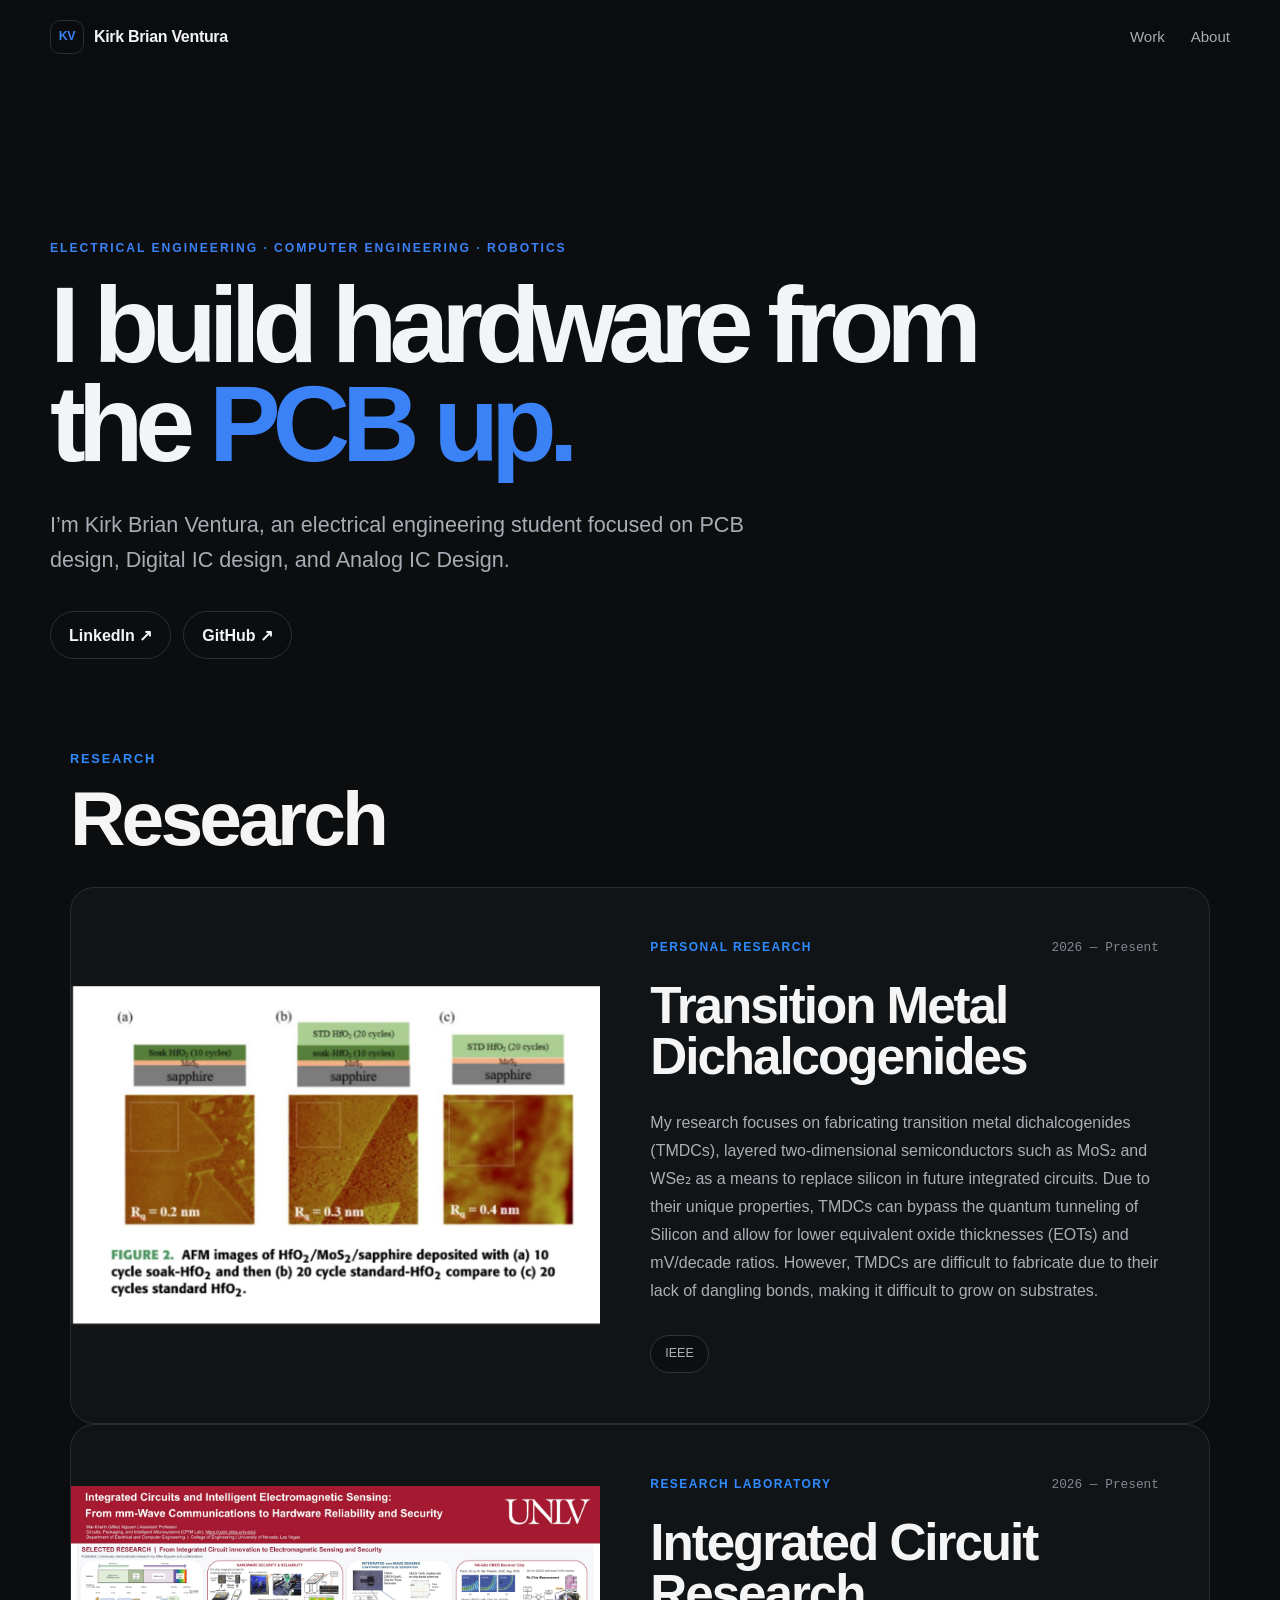
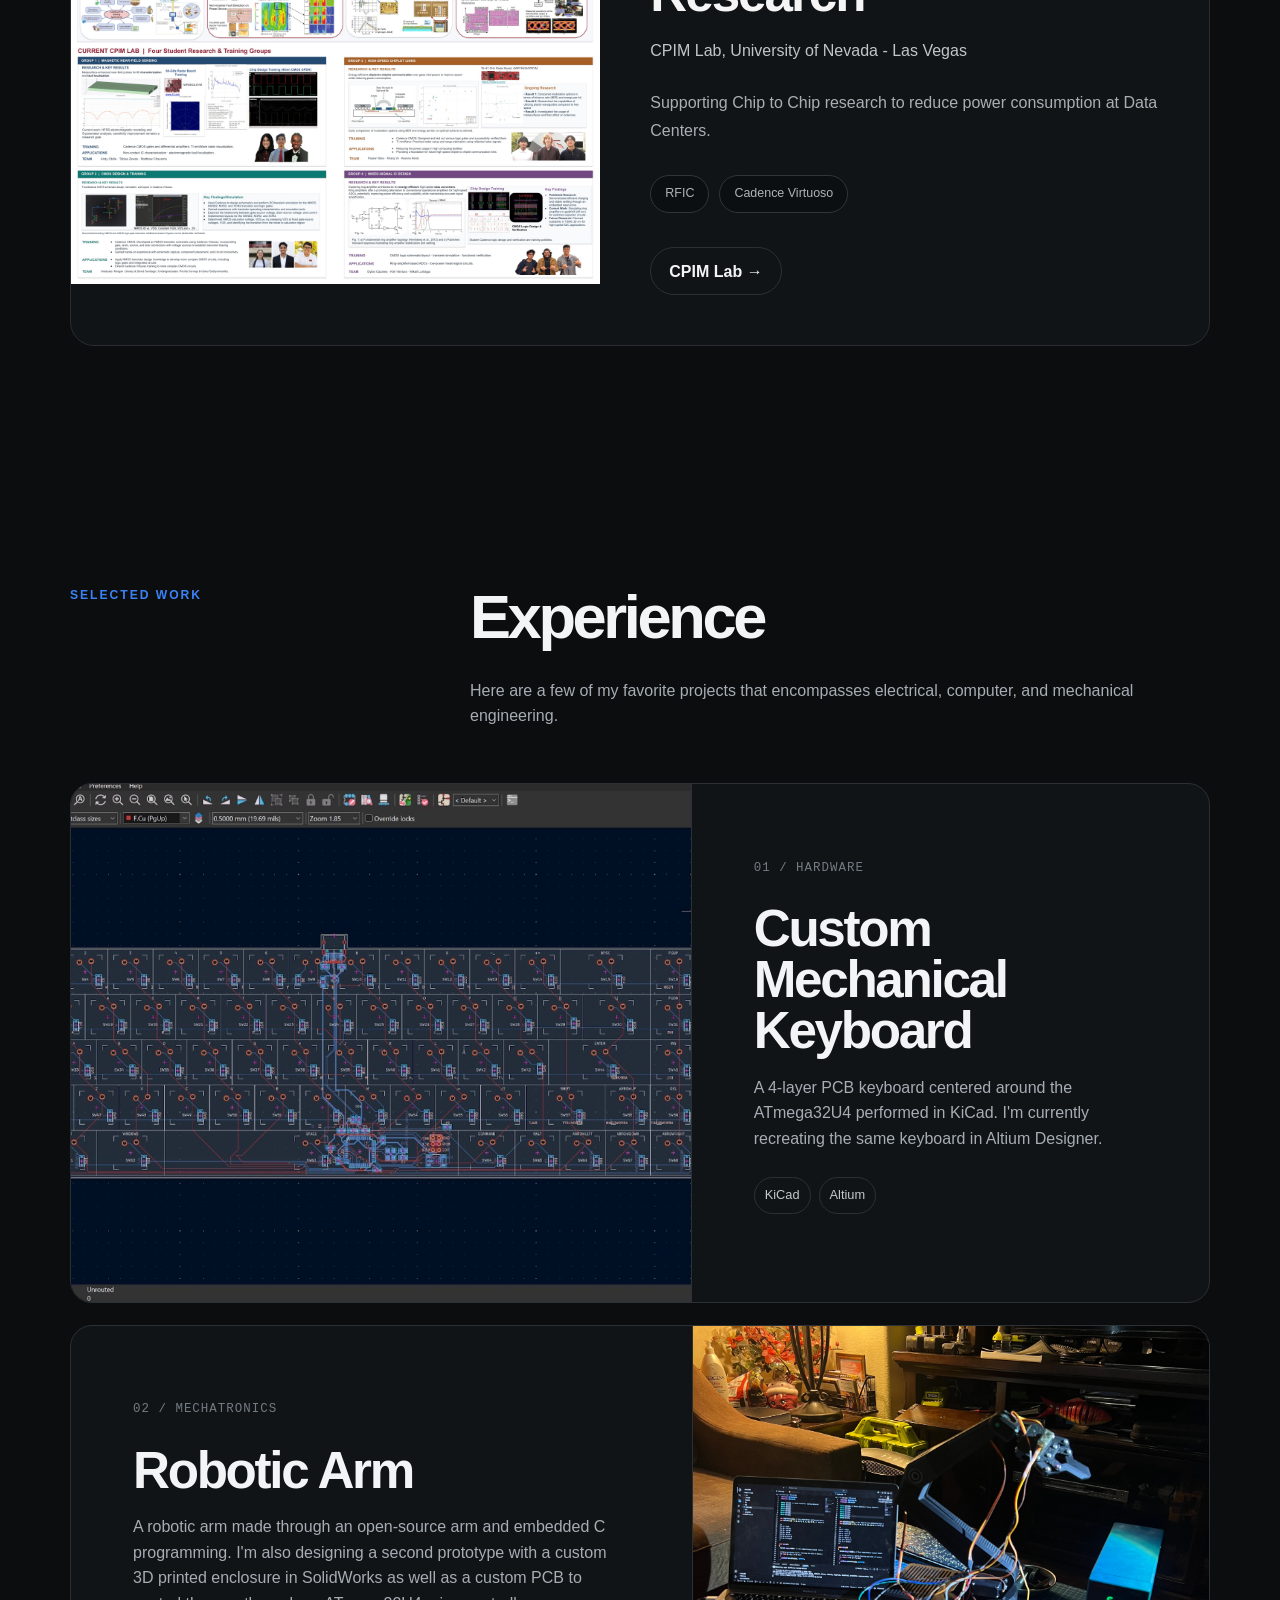
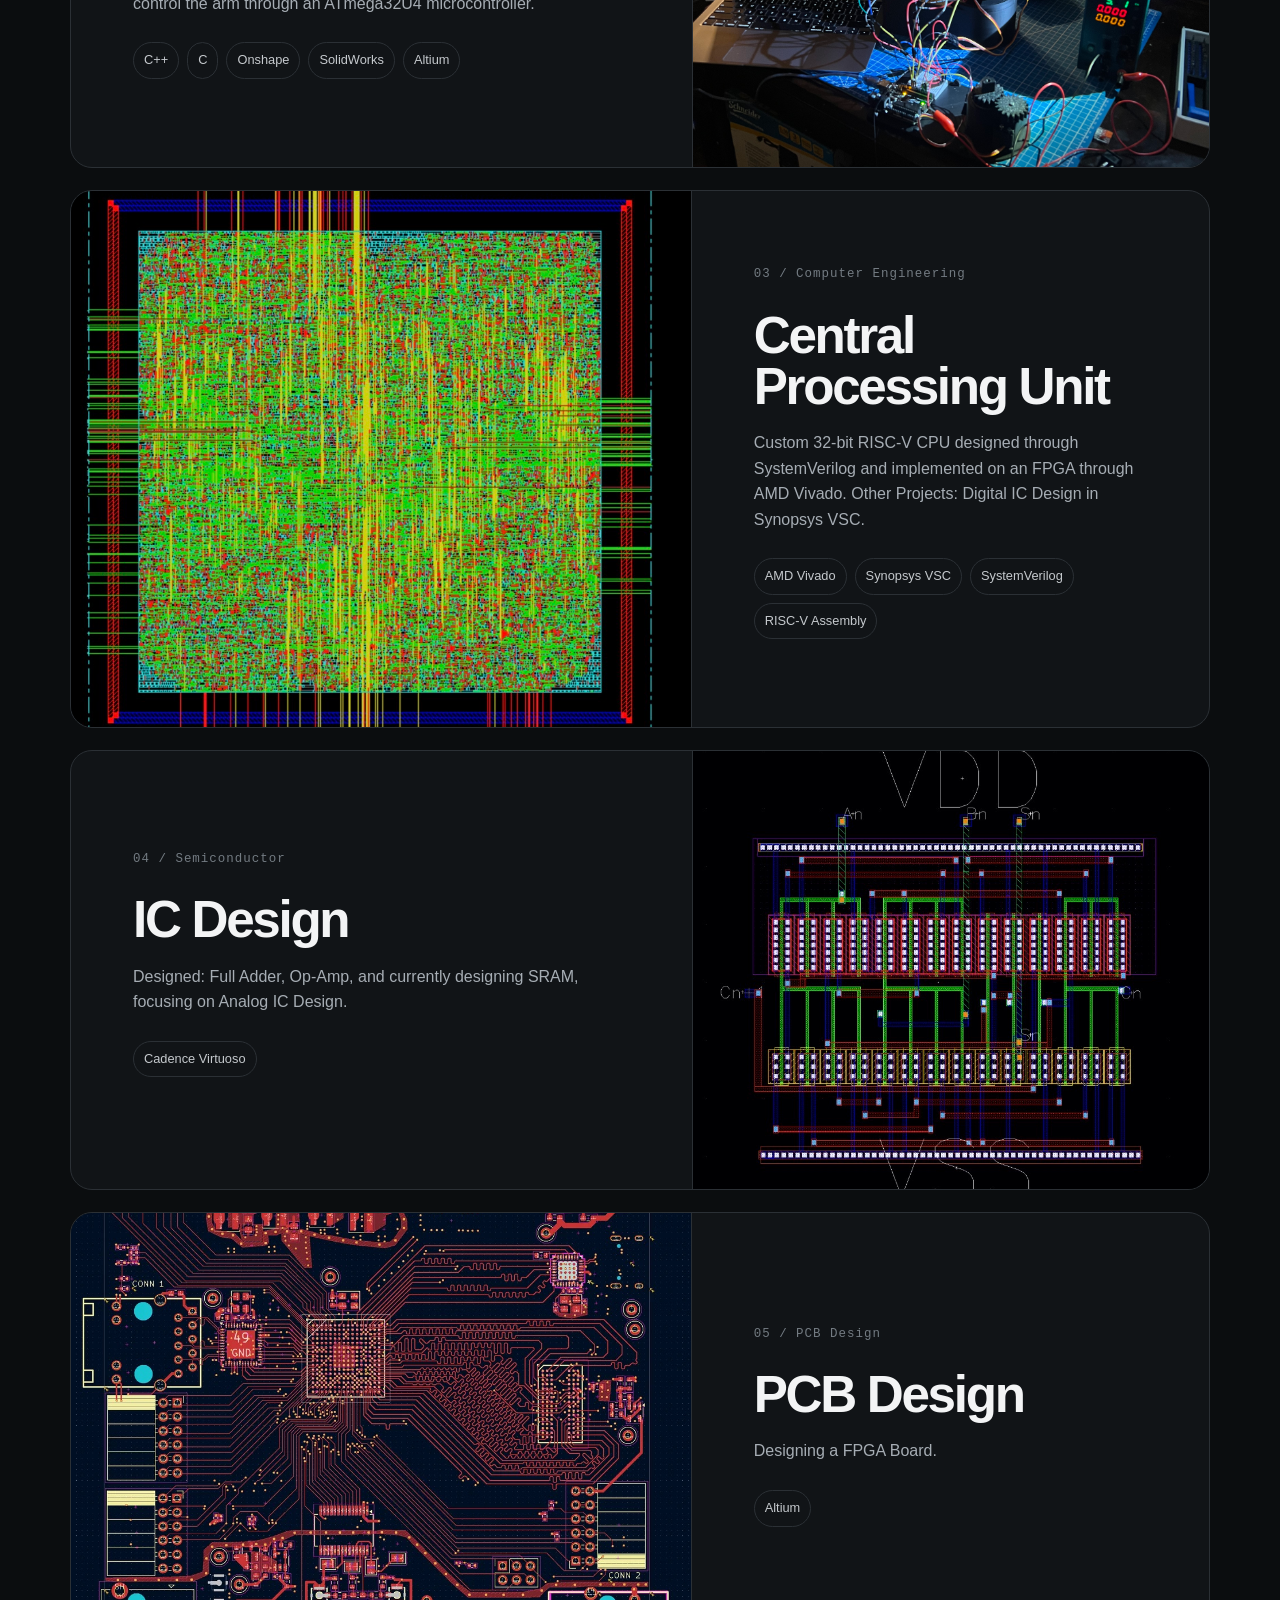
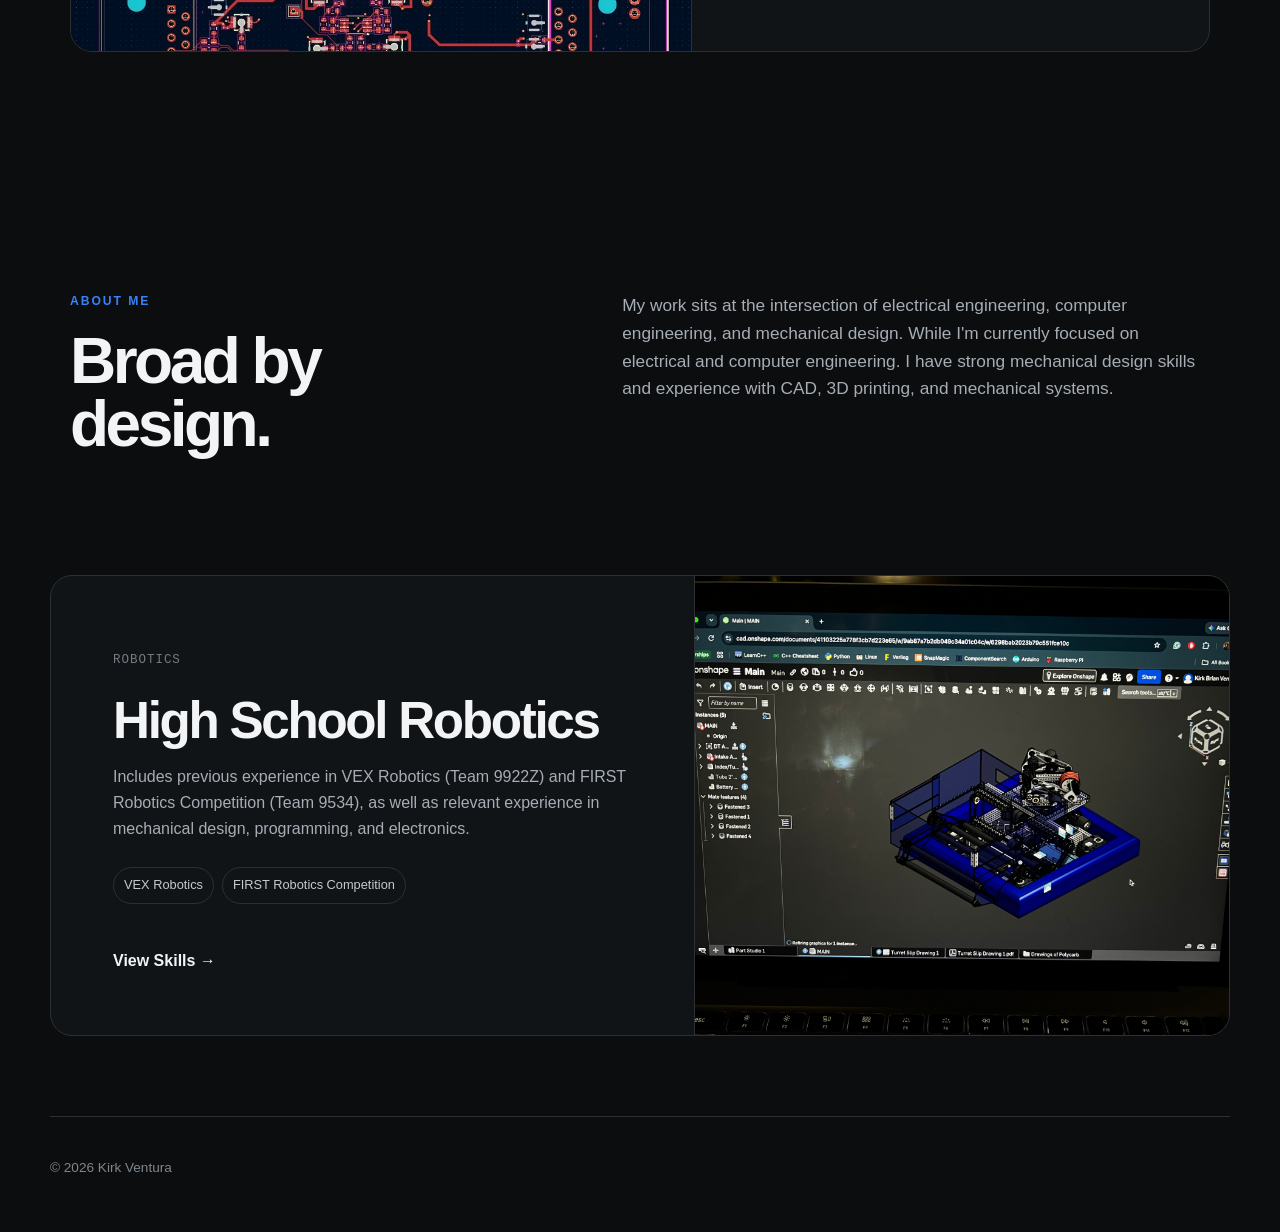
<file: index.html>
<!doctype html>
<html lang="en">
<head>
  <meta charset="utf-8">
  <meta name="viewport" content="width=device-width, initial-scale=1">
  <meta name="description" content="Kirk Ventura — electrical engineering, embedded systems, PCB design, robotics, and computer architecture portfolio.">
  <title>Kirk Brian Ventura</title>
  <link rel="stylesheet" href="css/base.css">
  <link rel="stylesheet" href="css/components.css">
</head>

<body>
  <header class="site-header">
    <a class="brand" href="#top" aria-label="Kirk Ventura home">
      <span class="brand-mark">KV</span>
      <span>Kirk Brian Ventura</span>
    </a>

    <nav class="nav" aria-label="Primary navigation">
      <a href="#work">Work</a>
      <a href="#about">About</a>
    </nav>
  </header>

  <main id="top">
    <section class="hero shell">
      <p class="eyebrow">Electrical Engineering · Computer Engineering · Robotics</p>
      <h1>I build hardware from the <span class="accent">PCB up.</span></h1>
      <p class="hero-copy">
        I’m Kirk Brian Ventura, an electrical engineering student focused on PCB design, Digital IC design, and Analog IC Design.
      </p>

      <div class="hero-actions">
        <a class="button button-secondary" href="https://www.linkedin.com/in/kirkv" target="_blank" rel="noreferrer">LinkedIn ↗</a>
        <a class="button button-secondary" href="https://github.com/blizzyrdx" target="_blank" rel="noreferrer">GitHub ↗</a>
      </div>

      <!-- Research Section -->
<section id="research" class="research-section shell">

  <div class="research-heading">
    <p class="eyebrow">RESEARCH</p>
    <h2>Research</h2>
  </div>

<article class="research-card">

    <!-- Research Photo -->
    <div class="research-image">
      <img
        src="assets/images/test.jpeg"
        alt="Integrated Circuit Research"
      >
    </div>


    <!-- Research Information -->
    <div class="research-content">

      <div class="research-top">
        <p class="research-type">Personal Research</p>
        <span class="research-date">2026 — Present</span>
      </div>

      <h3>Transition Metal Dichalcogenides</h3>

      <p class="research-description">
        My research focuses on fabricating transition metal dichalcogenides (TMDCs), layered two-dimensional 
        semiconductors such as MoS₂ and WSe₂ as a means to replace silicon in future integrated circuits. 
        Due to their unique properties, TMDCs can bypass the quantum tunneling of Silicon and allow for 
        lower equivalent oxide thicknesses (EOTs) and mV/decade ratios. However, TMDCs are difficult
        to fabricate due to their lack of dangling bonds, making it difficult to grow on substrates. 
        
      </p>
      <div class="research-tags">
        <span>IEEE</span>
      </div>
      </div>

    </div>

  </article>

  <article class="research-card">

    <!-- Research Photo -->
    <div class="research-image">
      <img
        src="assets/images/poster31.jpeg"
        alt="Integrated Circuit Research"
      >
    </div>


    <!-- Research Information -->
    <div class="research-content">

      <div class="research-top">
        <p class="research-type">Research Laboratory</p>
        <span class="research-date">2026 — Present</span>
      </div>

      <h3>Integrated Circuit Research</h3>

      <p class="research-institution">
        CPIM Lab, University of Nevada - Las Vegas
      </p>

      <p class="research-description">
        Supporting Chip to Chip research to reduce power consumption at Data Centers.
      </p>
      <div class="research-tags">
        <span>RFIC</span>
        <span>Cadence Virtuoso</span>
      </div>

       <div class="hero-actions">
        <a class="button button-secondary" href="https://cpim.sites.unlv.edu/" target="_blank" rel="noreferrer">CPIM Lab →</a>
      </div>

    </div>

  </article>

</section>

    <!--Selected Works Section-->

    <section id="work" class="section shell">
      <div class="section-heading">
        <p class="eyebrow">Selected work</p>
        <h2>Experience</h2>
        <p>
          Here are a few of my favorite projects that encompasses electrical, computer, and mechanical engineering. 
        </p>
      </div>
    
      <!--New Section-->

      <div class="project-list">
        <article class="project-card project-featured">

          <div class="project-visual project-photo">
            <img
             src="assets/images/IMG_3624.jpg"
             alt="Custom mechanical keyboard PCB and enclosure">
          </div>
          <div class="project-content">
            <p class="project-number">01 / HARDWARE</p>
            <h3>Custom Mechanical Keyboard</h3>
            <p>
              A 4-layer PCB keyboard centered around the ATmega32U4 performed in KiCad. I'm currently
              recreating the same keyboard in Altium Designer.
            </p>
            <ul class="tag-list" aria-label="Technologies">
              <li>KiCad</li>
              <li>Altium</li>
            </ul>
          </div>
        </article>
      
        <!--Robotic Arm-->

        <article class="project-card">
          <div class="project-visual project-photo">
            <img
            src="assets/images/IMG_1359.jpeg"
            alt="Six-degree-of-freedom robotic arm">
          </div>
          <div class="project-content">
            <p class="project-number">02 / MECHATRONICS</p>
            <h3>Robotic Arm</h3>
            <p>
              A robotic arm made through an open-source arm
              and embedded C programming. I'm also designing a second prototype with a custom 3D printed enclosure
              in SolidWorks as well as a custom PCB to control the arm through an ATmega32U4 microcontroller.
            </p>
            <ul class="tag-list">
              <li>C++</li>
              <li>C</li>
              <li>Onshape</li>
              <li>SolidWorks</li>
              <li>Altium</li>
            </ul>
          </div>
        </article>

        <!--RISC CPU-->

        <article class="project-card">
          <div class="project-visual project-photo">
            <img
              src="assets/images/IMG_3692.jpg"
              alt="RISC CPU">
          </div>
          <div class="project-content">
            <p class="project-number">03 / Computer Engineering</p>
            <h3>Central Processing Unit</h3>
            <p>
              Custom 32-bit RISC-V CPU designed through SystemVerilog and implemented on an FPGA through AMD Vivado. 
              Other Projects: Digital IC Design in Synopsys VSC.
            </p>
            <ul class="tag-list">
              <li>AMD Vivado</li>
              <li>Synopsys VSC</li>
              <li>SystemVerilog</li>
              <li>RISC-V Assembly</li>
            </ul>
          </div>
        </article>


        <article class="project-card">
          <div class="project-visual project-photo">
            <img
              src="assets/images/IMG_3623.jpg"
              alt="32-bit RISC CPU">
          </div>
          <div class="project-content">
            <p class="project-number">04 / Semiconductor</p>
            <h3>IC Design</h3>
            <p>
              Designed: Full Adder, Op-Amp, and currently designing SRAM, focusing on Analog IC Design. 
            </p>
            <ul class="tag-list">
              <li>Cadence Virtuoso</li>
            </ul>
          </div>
        </article>

        <article class="project-card">
          <div class="project-visual project-photo">
            <img
              src="assets/images/fpga board.jpeg"
              alt="FPGA Board">
          </div>
          <div class="project-content">
            <p class="project-number">05 / PCB Design</p>
            <h3>PCB Design</h3>
            <p>
              Designing a FPGA Board.
            </p>
            <ul class="tag-list">
              <li>Altium</li>
            </ul>
          </div>
        </article>

      </div>
    </section>

    <section id="about" class="section shell">
      <div class="two-column">
        <div class="section-heading compact">
          <p class="eyebrow">About me</p>
          <h2>Broad by design.</h2>
        </div>
        <div class="body-copy">
          <p>
            My work sits at the intersection of electrical engineering, computer
            engineering, and mechanical design. 
            While I'm currently focused on electrical and computer engineering. 
            I have strong mechanical design skills and experience with CAD, 3D printing, and mechanical systems.
          </p>
        </div>
      </div>
    </section>

            <article class="project-card">
          <div class="project-visual project-photo">
            <img
            src="assets/images/IMG_2061 2.jpeg"
            alt="High School Robotics Team">
          </div>
          <div class="project-content">
            <p class="project-number">ROBOTICS</p>
            <h3>High School Robotics</h3>
            <p>
              Includes previous experience in VEX Robotics (Team 9922Z) and FIRST Robotics Competition (Team 9534), 
              as well as relevant experience in mechanical design, programming, and electronics.  
            </p>
            <ul class="tag-list">
              <li>VEX Robotics</li>
              <li>FIRST Robotics Competition</li>

            </ul>
            <a class="text-link" href="projects/other.html">View Skills →</a>
          </div>
        </article>

  </main>

  <footer class="footer shell">
    <p>© 2026 Kirk Ventura</p>
  </footer>

  <script>
document.addEventListener("DOMContentLoaded", () => {
    const carousel = document.getElementById("personalCarousel");
    if (!carousel) return;

    const slides = carousel.querySelectorAll(".carousel-slide");
    const dotsContainer = carousel.querySelector(".carousel-dots");
    const prevButton = carousel.querySelector(".prev");
    const nextButton = carousel.querySelector(".next");

    if (!slides.length) return;

    let currentIndex = 0;
    let interval;

    slides.forEach((slide, index) => {
        const dot = document.createElement("button");
        dot.className = "carousel-dot";
        dot.type = "button";
        dot.setAttribute("aria-label", `Show photo ${index + 1}`);
        dot.addEventListener("click", () => {
            showSlide(index);
            resetTimer();
        });
        dotsContainer.appendChild(dot);
    });

    const dots = carousel.querySelectorAll(".carousel-dot");

    function showSlide(index) {
        currentIndex = (index + slides.length) % slides.length;

        slides.forEach((slide, i) => {
            slide.classList.toggle("active", i === currentIndex);
        });

        dots.forEach((dot, i) => {
            dot.classList.toggle("active", i === currentIndex);
        });
    }

    function nextSlide() {
        showSlide(currentIndex + 1);
    }

    function resetTimer() {
        clearInterval(interval);
        interval = setInterval(nextSlide, 4000);
    }

    prevButton.addEventListener("click", () => {
        showSlide(currentIndex - 1);
        resetTimer();
    });

    nextButton.addEventListener("click", () => {
        nextSlide();
        resetTimer();
    });

    showSlide(0);
    resetTimer();
});
</script>

</body>
</html>
</file>
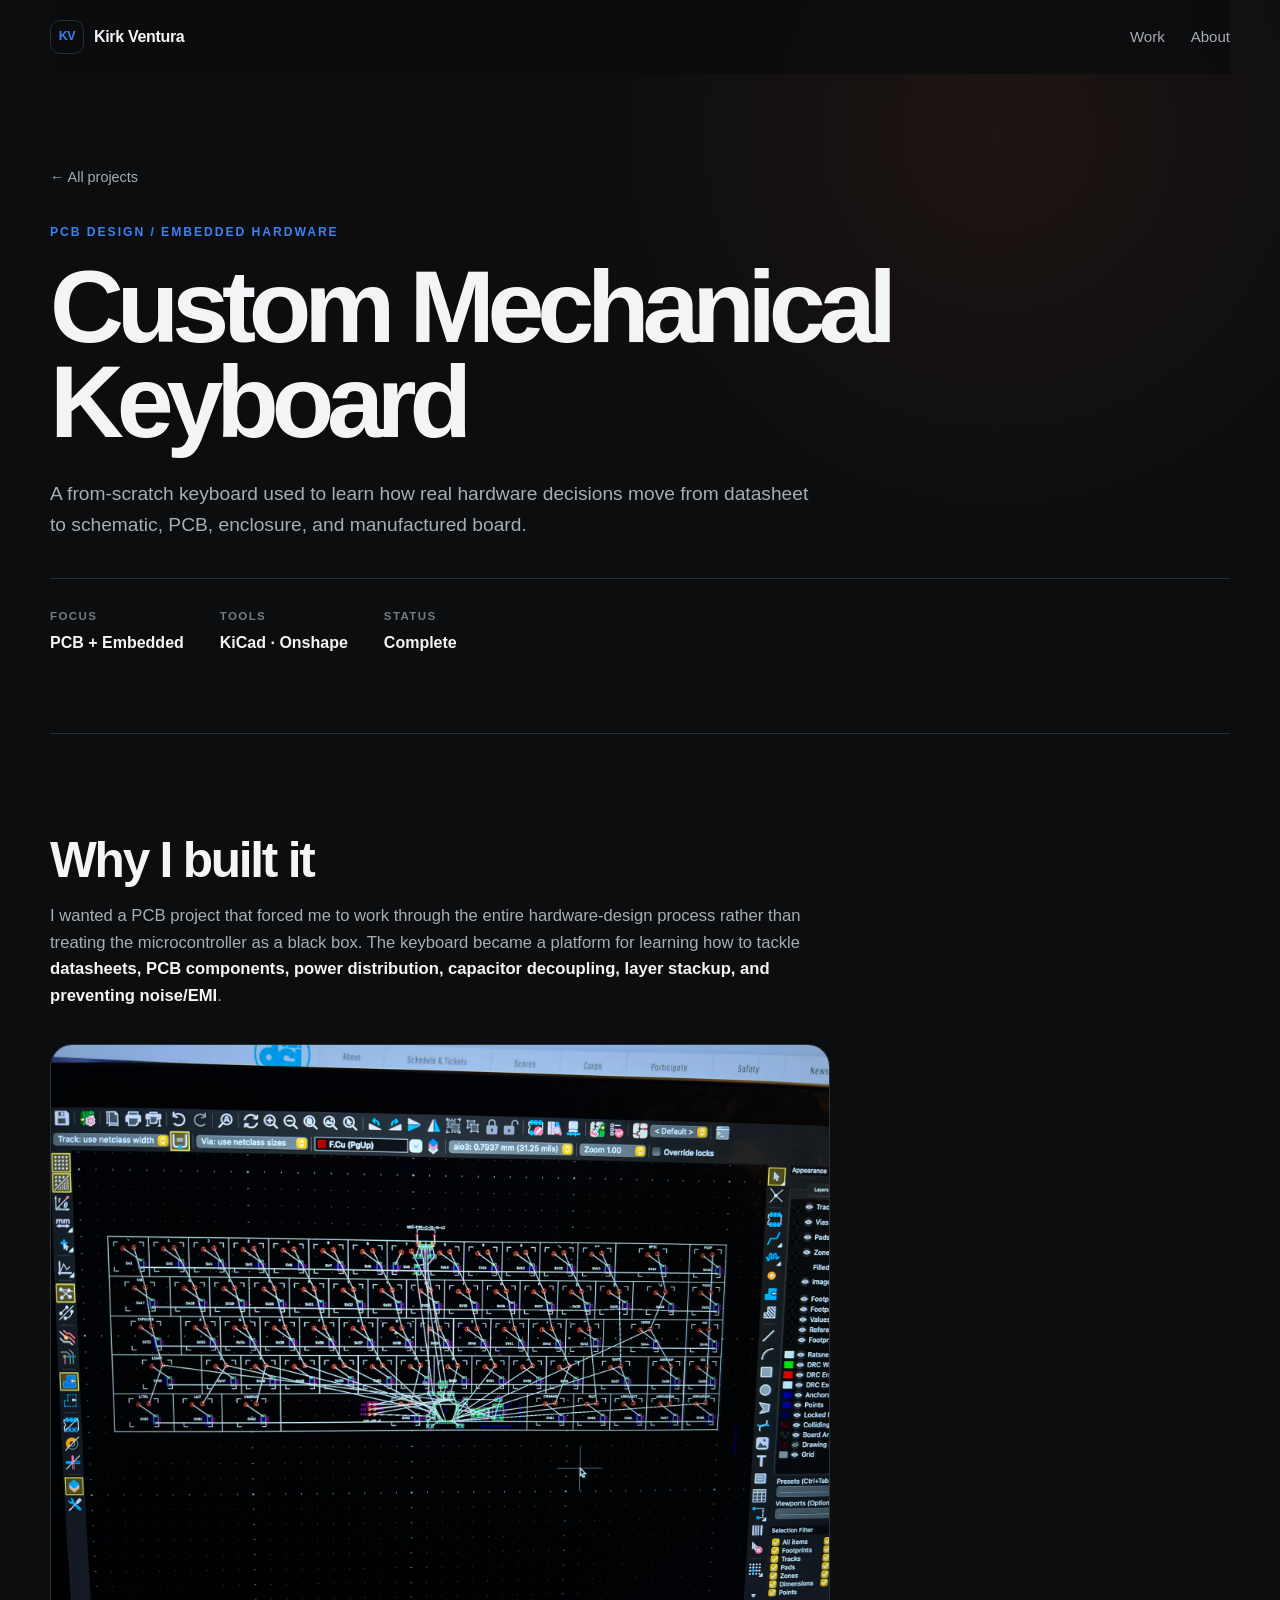
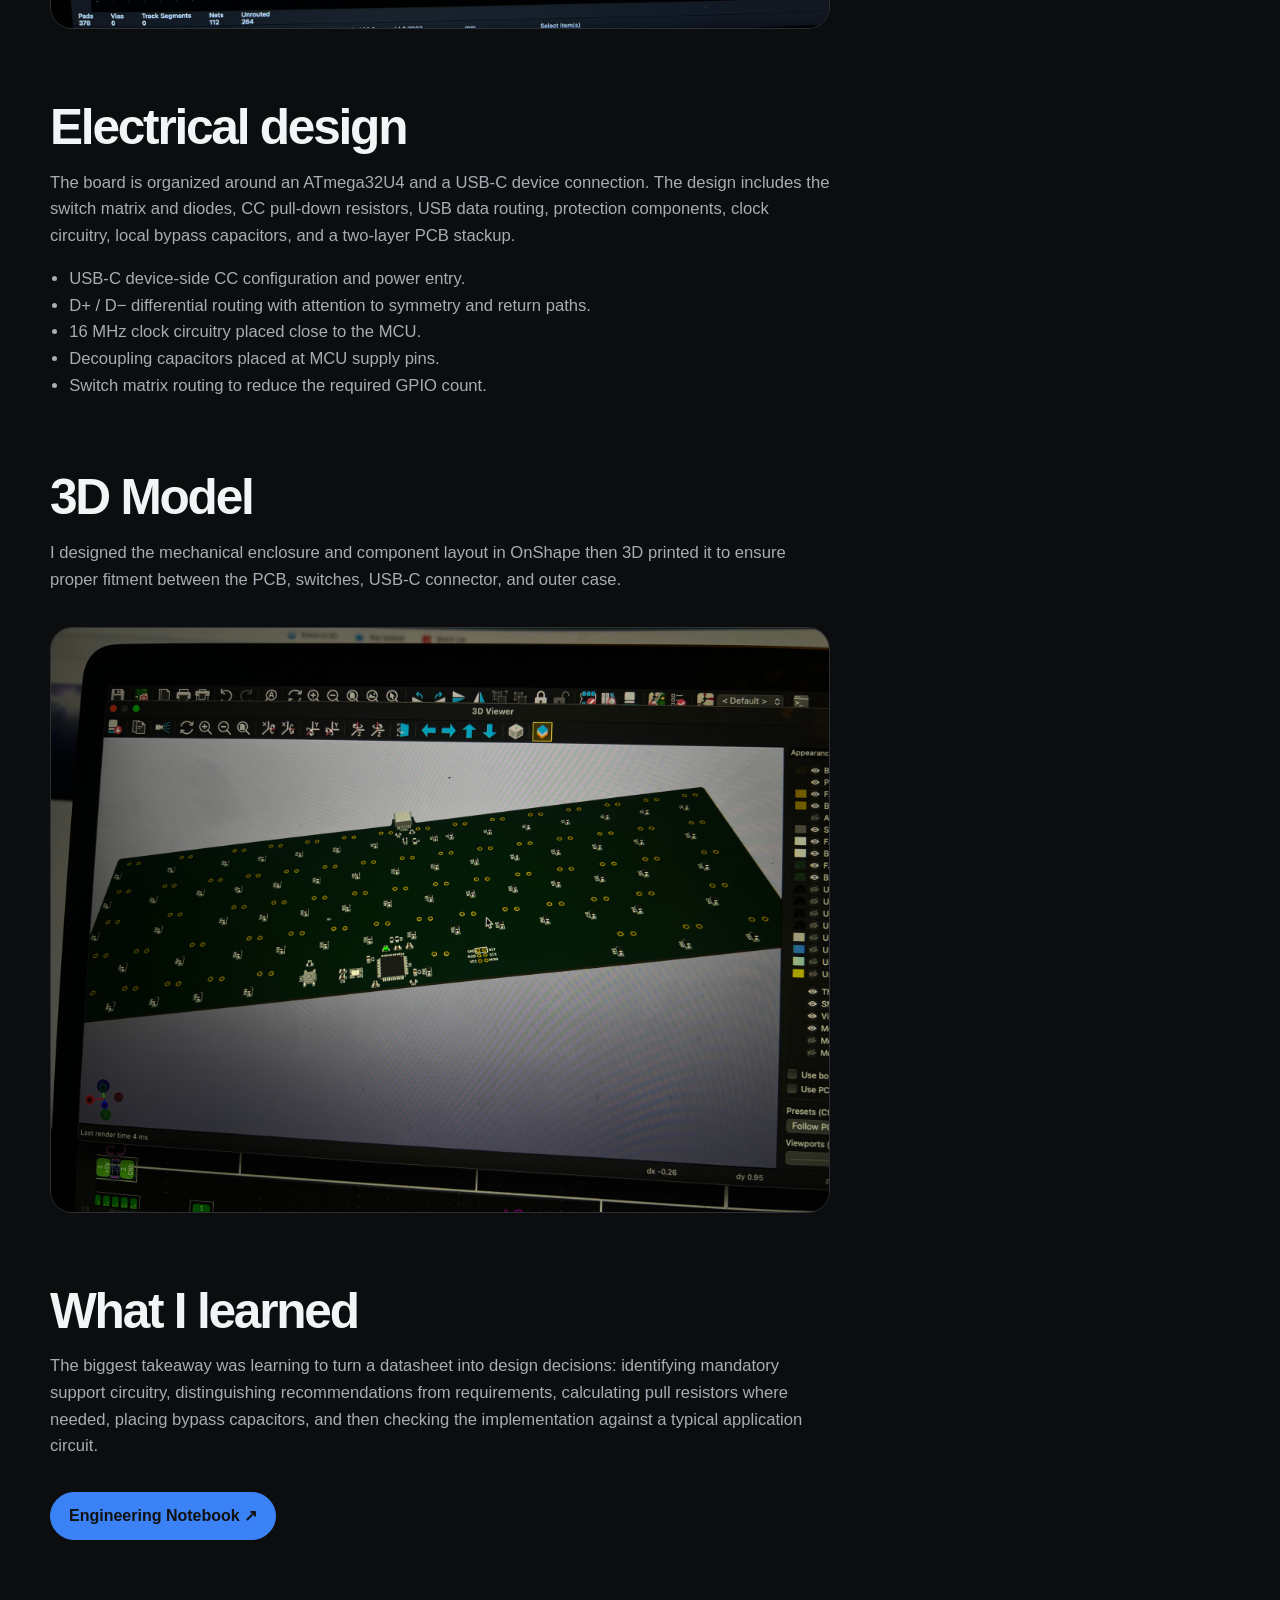
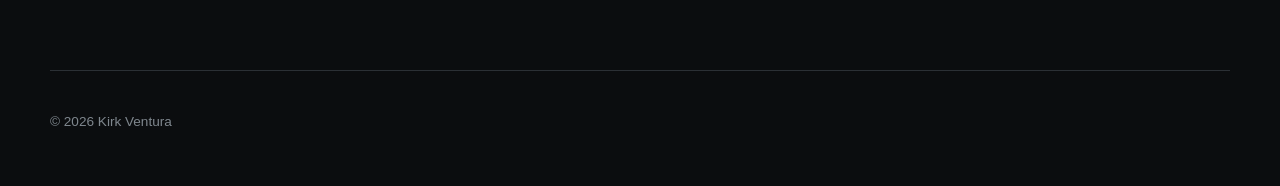
<file: projects/keyboard.html>
<!doctype html>
<html lang="en">
<head>
  <meta charset="utf-8">
  <meta name="viewport" content="width=device-width, initial-scale=1">
  <meta name="description" content="Custom keyboard PCB design case study by Kirk Ventura.">
  <title>Custom Mechanical Keyboard | Kirk Ventura</title>
  <link rel="stylesheet" href="../css/base.css">
  <link rel="stylesheet" href="../css/components.css">
  <link rel="stylesheet" href="../css/project.css">
</head>

<body class="project-page">
  <header class="site-header">
    <a class="brand" href="../index.html">
      <span class="brand-mark">KV</span>
      <span>Kirk Ventura</span>
    </a>
    <nav class="nav" aria-label="Primary navigation">
      <a href="../index.html#work">Work</a>
      <a href="../index.html#about">About</a>
    </nav>
  </header>

  <main>
    <section class="project-hero shell">
      <a class="breadcrumb" href="../index.html#work">← All projects</a>
      <p class="eyebrow">PCB Design / Embedded Hardware</p>
      <h1>Custom Mechanical Keyboard</h1>
      <p class="project-lede">A from-scratch keyboard used to learn how real hardware decisions move from datasheet to schematic, PCB, enclosure, and manufactured board.</p>

      <div class="project-meta">
        <div class="meta-item">
          <span class="meta-label">Focus</span>
          <span class="meta-value">PCB + Embedded</span>
        </div>
        <div class="meta-item">
          <span class="meta-label">Tools</span>
          <span class="meta-value">KiCad · Onshape</span>
        </div>
        <div class="meta-item">
          <span class="meta-label">Status</span>
          <span class="meta-value">Complete</span>
        </div>
      </div>
    
  </section>
    <section class="project-body shell">
    <article class="prose">      
<h2>Why I built it</h2>
<p>
  I wanted a PCB project that forced me to work through the entire hardware-design
  process rather than treating the microcontroller as a black box. The keyboard
  became a platform for learning how to tackle <strong>datasheets, PCB components, power distribution,
  capacitor decoupling, layer stackup, and preventing noise/EMI</strong>.
</p>

<figure class="project-image-block">
  <img
    src="../assets/images/IMG_1582.jpeg"
    alt="Custom mechanical keyboard PCB and enclosure">
</figure>

<h2>Electrical design</h2>
<p>
  The board is organized around an ATmega32U4 and a USB-C device connection. The
  design includes the switch matrix and diodes, CC pull-down resistors, USB data
  routing, protection components, clock circuitry, local bypass capacitors, and a
  two-layer PCB stackup.
</p>
<ul>
  <li>USB-C device-side CC configuration and power entry.</li>
  <li>D+ / D− differential routing with attention to symmetry and return paths.</li>
  <li>16 MHz clock circuitry placed close to the MCU.</li>
  <li>Decoupling capacitors placed at MCU supply pins.</li>
  <li>Switch matrix routing to reduce the required GPIO count.</li>
</ul>

<h2>3D Model</h2>

<p>
  I designed the mechanical enclosure and component layout in OnShape then 3D printed it to ensure
  proper fitment between the PCB, switches, USB-C connector, and outer case.
</p>

<div class="embed-wrap">
  <img
    src="../assets/images/IMG_1585 2.jpeg"
    alt="Interactive 3D model of custom mechanical keyboard"
  >
</div>

<h2>What I learned</h2>
<p>
  The biggest takeaway was learning to turn a datasheet into design decisions:
  identifying mandatory support circuitry, distinguishing recommendations from
  requirements, calculating pull resistors where needed, placing bypass capacitors,
  and then checking the implementation against a typical application circuit.
</p>


          <div class="link-row">
            <a class="button button-primary" href="https://docs.google.com/document/d/16t2IJ8sU-0RRLxsY1AmvW_do38qPDFGtQJbIkIZJJeQ/edit?usp=sharing" target="_blank" rel="noreferrer">Engineering Notebook ↗</a>
          </div>

          </a>
        </article>
      </div>
    </section>
  </main>

  <footer class="footer shell">
    <p>© 2026 Kirk Ventura</p>
  </footer>
</body>
</html>
</file>
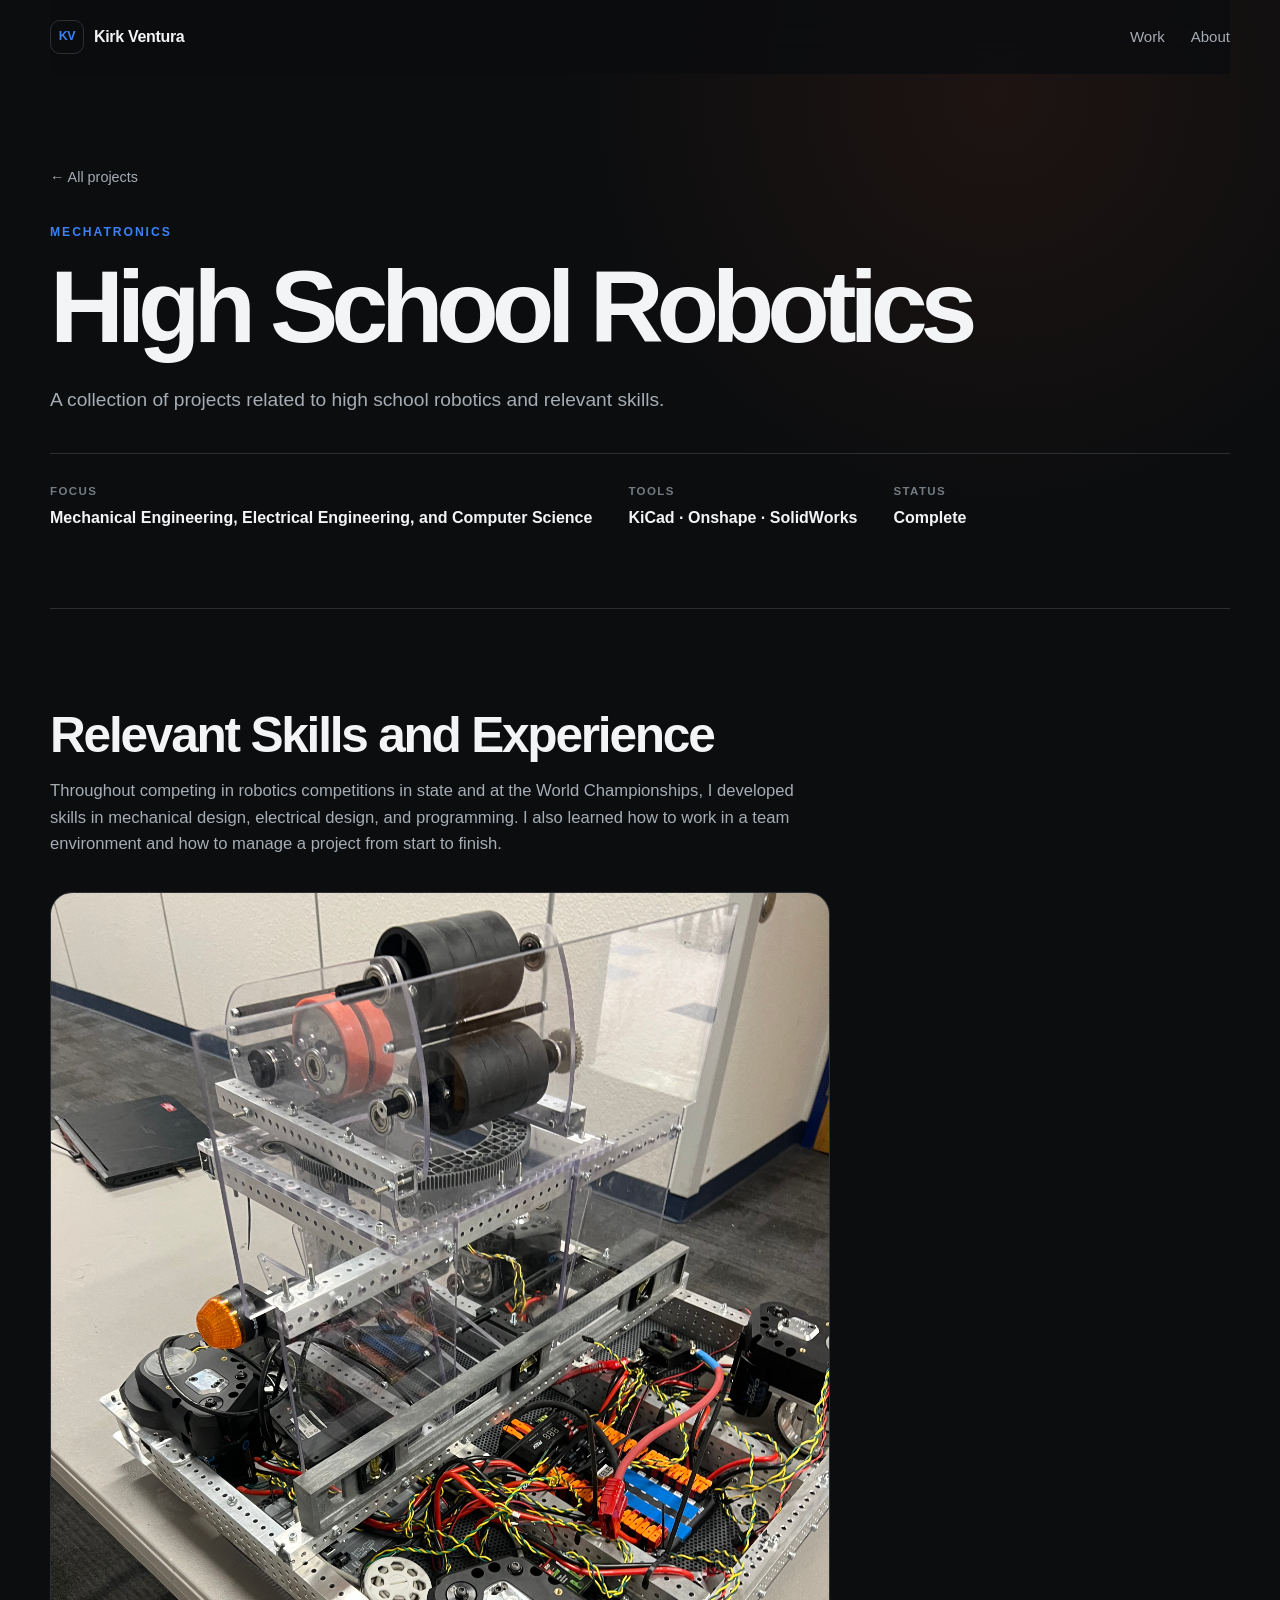
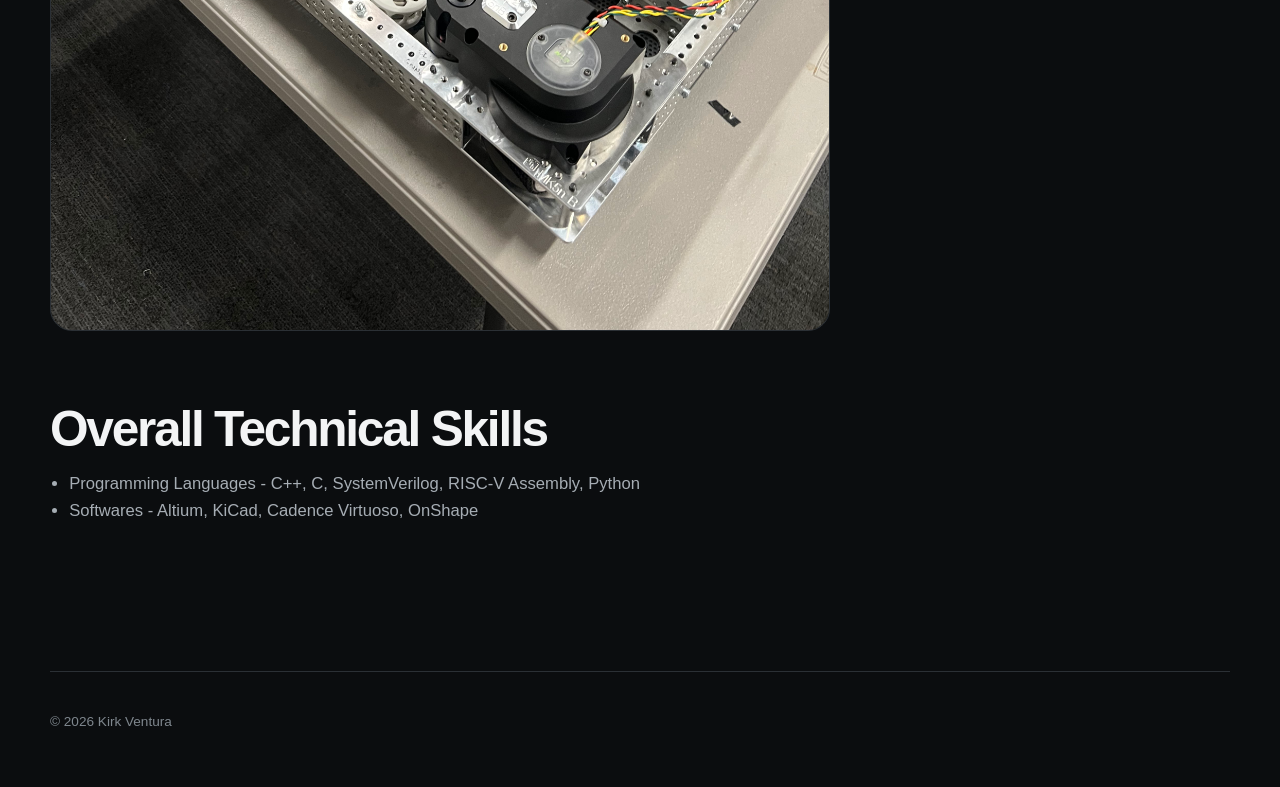
<file: projects/other.html>
<!doctype html>
<html lang="en">
<head>
  <meta charset="utf-8">
  <meta name="viewport" content="width=device-width, initial-scale=1">
  <meta name="description" content="Embedded Linux cyberdeck and custom phone systems project by Kirk Ventura.">
  <title>High School Robotics | Kirk Ventura</title>
  <link rel="stylesheet" href="../css/base.css">
  <link rel="stylesheet" href="../css/components.css">
  <link rel="stylesheet" href="../css/project.css">
</head>

<body class="project-page">
  <header class="site-header">
    <a class="brand" href="../index.html">
      <span class="brand-mark">KV</span>
      <span>Kirk Ventura</span>
    </a>
    <nav class="nav" aria-label="Primary navigation">
      <a href="../index.html#work">Work</a>
      <a href="../index.html#about">About</a>
    </nav>
  </header>

<main>
    <section class="project-hero shell">
      <a class="breadcrumb" href="../index.html#work">← All projects</a>
      <p class="eyebrow">Mechatronics</p>
      <h1>High School Robotics</h1>
      <p class="project-lede">A collection of projects related to high school robotics and relevant skills.</p>
      <div class="project-meta">
        <div class="meta-item">
          <span class="meta-label">Focus</span>
          <span class="meta-value">Mechanical Engineering, Electrical Engineering, and Computer Science</span>
        </div>
        <div class="meta-item">
          <span class="meta-label">Tools</span>
          <span class="meta-value">KiCad · Onshape · SolidWorks</span>
        </div>
        <div class="meta-item">
          <span class="meta-label">Status</span>
          <span class="meta-value">Complete</span>
        </div>
      </div>
    
  </section>
    <section class="project-body shell">
    <article class="prose">      
<h2>Relevant Skills and Experience</h2>
<p>
  Throughout competing in robotics competitions in state and at the World Championships, I developed skills in mechanical design, electrical design, and programming. I also learned how to work in a team environment and how to manage a project from start to finish.
</p>

<figure class="project-image-block">
  <img
    src="../assets/images/IMG_6761.jpeg"
    alt="FRC Robot">
</figure>

<h2>Overall Technical Skills</h2>
<ul>
  <li>Programming Languages - C++, C, SystemVerilog, RISC-V Assembly, Python</li>
  <li>Softwares - Altium, KiCad, Cadence Virtuoso, OnShape</li>
</ul>


        </article>
      </div>
    </section>
  </main>

  <footer class="footer shell">
    <p>© 2026 Kirk Ventura</p>
  </footer>
</body>
</html>
</file>
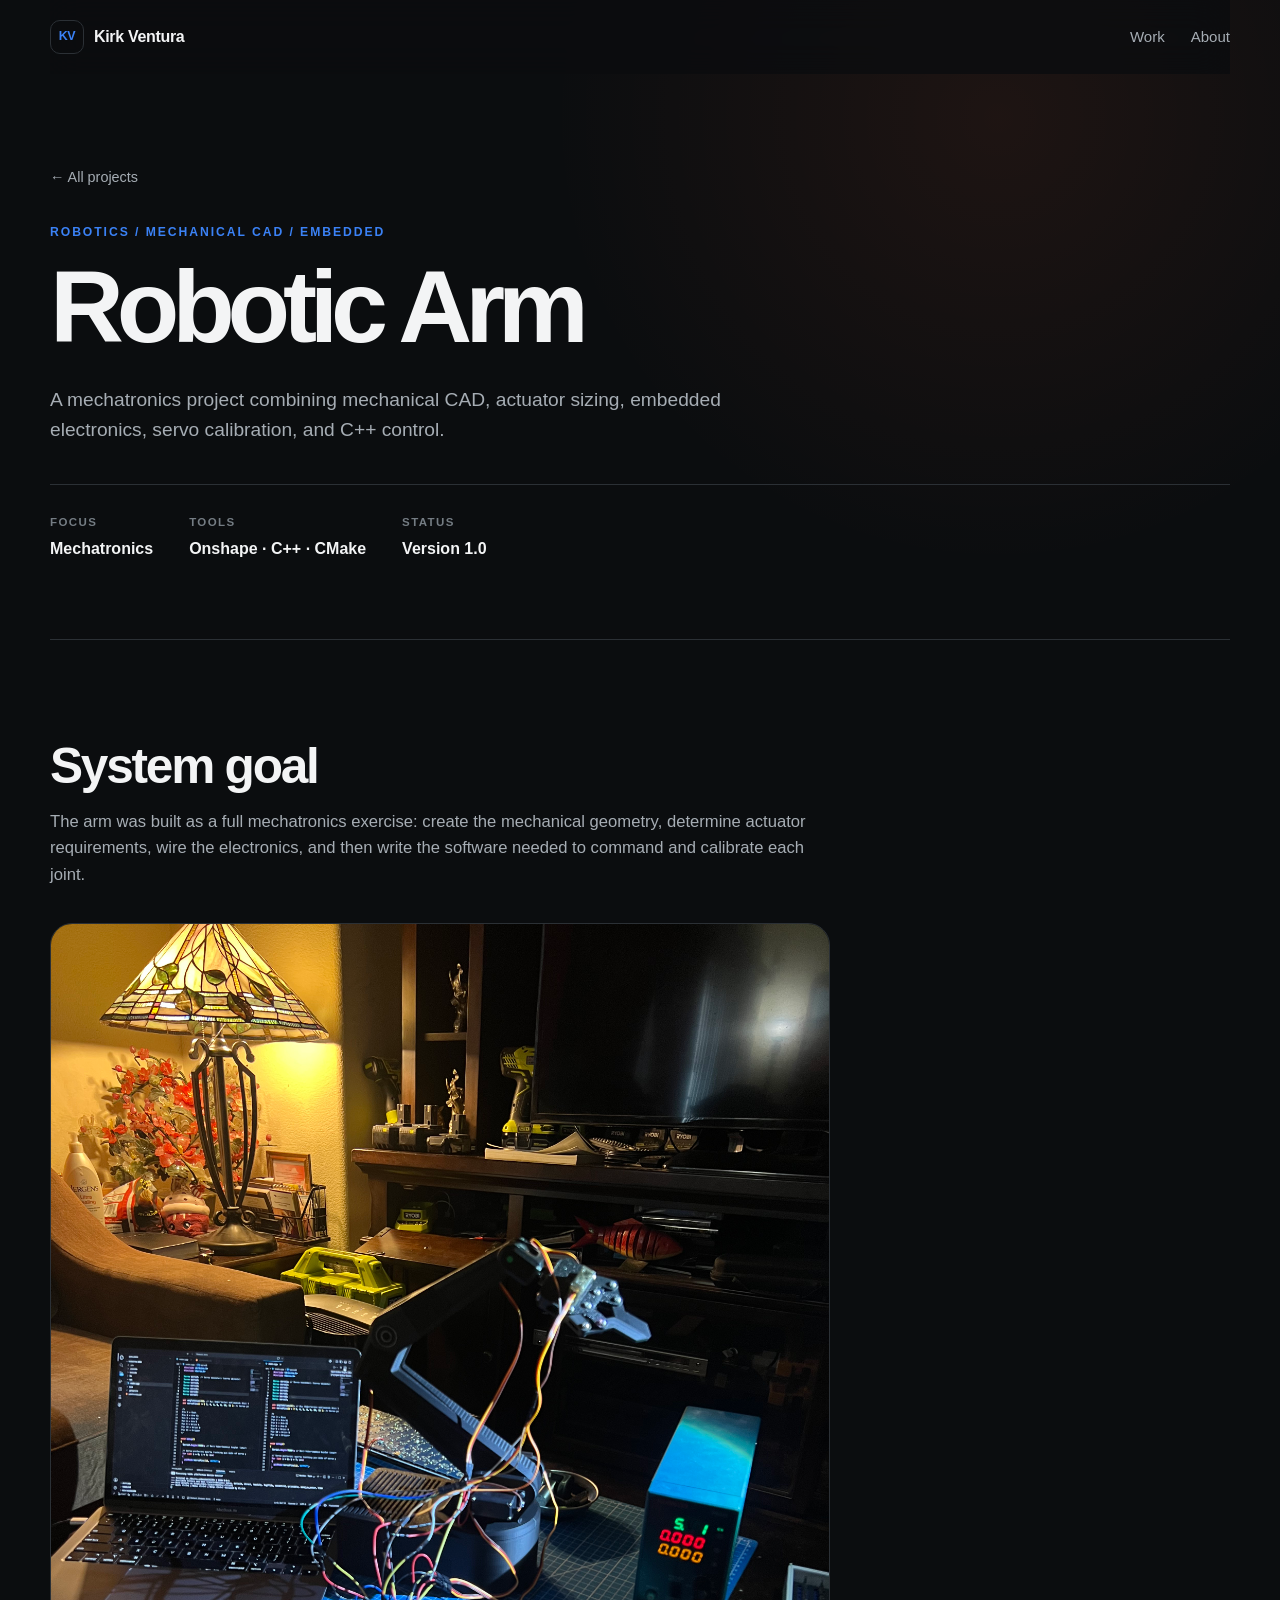
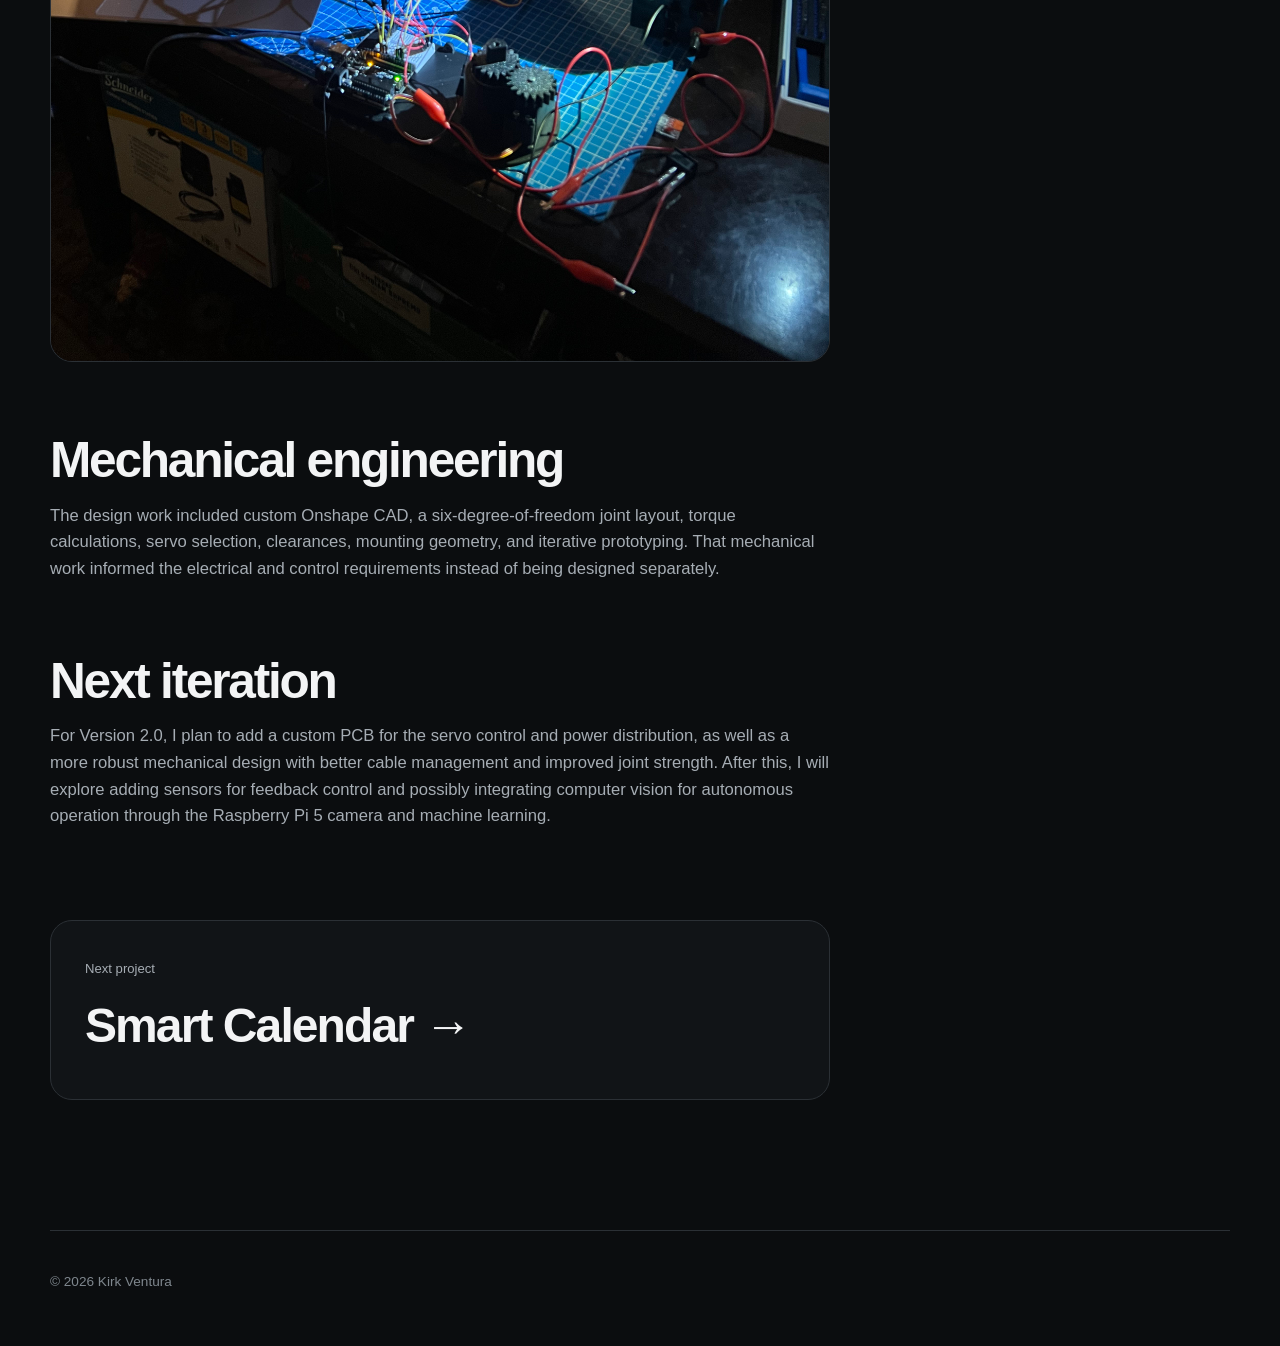
<file: projects/robot-arm.html>
<!doctype html>
<html lang="en">
<head>
  <meta charset="utf-8">
  <meta name="viewport" content="width=device-width, initial-scale=1">
  <meta name="description" content="Six-degree-of-freedom robotic arm project by Kirk Ventura.">
  <title>Robotic Arm | Kirk Ventura</title>
  <link rel="stylesheet" href="../css/base.css">
  <link rel="stylesheet" href="../css/components.css">
  <link rel="stylesheet" href="../css/project.css">
</head>

<body class="project-page">
  <header class="site-header">
    <a class="brand" href="../index.html">
      <span class="brand-mark">KV</span>
      <span>Kirk Ventura</span>
    </a>
    <nav class="nav" aria-label="Primary navigation">
      <a href="../index.html#work">Work</a>
      <a href="../index.html#about">About</a>
    </nav>
  </header>

  <main>
    <section class="project-hero shell">
      <a class="breadcrumb" href="../index.html#work">← All projects</a>
      <p class="eyebrow">Robotics / Mechanical CAD / Embedded</p>
      <h1>Robotic Arm</h1>
      <p class="project-lede">A mechatronics project combining mechanical CAD, actuator sizing, embedded electronics, servo calibration, and C++ control.</p>

      <div class="project-meta">
        <div class="meta-item">
          <span class="meta-label">Focus</span>
          <span class="meta-value">Mechatronics</span>
        </div>
        <div class="meta-item">
          <span class="meta-label">Tools</span>
          <span class="meta-value">Onshape · C++ · CMake</span>
        </div>
        <div class="meta-item">
          <span class="meta-label">Status</span>
          <span class="meta-value">Version 1.0</span>
        </div>
      </div>
    </section>

    <section class="project-body shell">
      <article class="prose">
          
<h2>System goal</h2>
<p>
  The arm was built as a full mechatronics exercise: create the mechanical geometry,
  determine actuator requirements, wire the electronics, and then write the software
  needed to command and calibrate each joint.
</p>

<figure class="project-image-block">
  <img
    src="../assets/images/IMG_1359.jpeg"
    alt="Custom mechanical keyboard PCB and enclosure">
</figure>

<h2>Mechanical engineering</h2>
<p>
  The design work included custom Onshape CAD, a six-degree-of-freedom joint layout,
  torque calculations, servo selection, clearances, mounting geometry, and iterative
  prototyping. That mechanical work informed the electrical and control requirements
  instead of being designed separately.
</p>

<h2>Next iteration</h2>
<p>
  For Version 2.0, I plan to add a custom PCB for the servo control and power distribution, as well as a more robust mechanical design with better cable management and improved joint strength. 
  After this, I will explore adding sensors for feedback control and possibly integrating computer vision for autonomous operation through the Raspberry Pi 5 camera and machine learning.
</p>

          <a class="next-project" href="phone.html">
            <span>Next project</span>
            <strong>Smart Calendar →</strong>
          </a>
        </article>
      </div>
    </section>
  </main>

  <footer class="footer shell">
    <p>© 2026 Kirk Ventura</p>
  </footer>
</body>
</html>
</file>
<file: css/base.css>
:root {
  --bg: #0b0d0f;
  --panel: #111417;
  --panel-2: #171b1f;
  --text: #f3f4f5;
  --muted: #a6adb4;
  --line: #2b3035;

  --accent: #3b82f6;
  --accent-soft: #93c5fd;

  --max: 1180px;
  --radius: 22px;
}

* {
  box-sizing: border-box;
}

html {
  scroll-behavior: smooth;
}

body {
  margin: 0;
  color: var(--text);
  background: var(--bg);

  font-family: Inter, ui-sans-serif, -apple-system,
    BlinkMacSystemFont, "Segoe UI", sans-serif;

  line-height: 1.6;
}

a {
  color: inherit;
  text-decoration: none;
}

img,
iframe {
  display: block;
  max-width: 100%;
}

.shell {
  width: min(calc(100% - 40px), var(--max));
  margin-inline: auto;
}

.site-header {
  position: sticky;
  top: 0;
  z-index: 20;
  display: flex;
  align-items: center;
  justify-content: space-between;
  gap: 24px;
  width: min(calc(100% - 40px), var(--max));
  margin: 0 auto;
  padding: 20px 0;
  background: rgba(11, 13, 15, 0.82);
  backdrop-filter: blur(16px);
}

.brand {
  display: flex;
  align-items: center;
  gap: 10px;
  font-weight: 700;
  letter-spacing: -0.02em;
}

.brand-mark {
  display: grid;
  width: 34px;
  height: 34px;
  place-items: center;
  border: 1px solid var(--line);
  border-radius: 10px;
  color: var(--accent);
  font-size: 0.78rem;
}

.nav {
  display: flex;
  align-items: center;
  gap: 26px;
  color: var(--muted);
  font-size: 0.94rem;
}

.nav a:hover,
.text-link:hover,
.contact-links a:hover {
  color: var(--accent);
}

.nav-cta {
  padding: 9px 14px;
  border: 1px solid var(--line);
  border-radius: 999px;
}

.hero {
  min-height: 84vh;
  padding: clamp(90px, 13vw, 165px) 0 80px;
}

.eyebrow {
  margin: 0 0 18px;
  color: var(--accent);
  font-size: 0.76rem;
  font-weight: 800;
  letter-spacing: 0.16em;
  text-transform: uppercase;
}

.hero h1 {
  max-width: 970px;
  margin: 0;
  font-size: clamp(3.5rem, 8.4vw, 7.8rem);
  line-height: 0.92;
  letter-spacing: -0.075em;
}

.accent {
  color: var(--accent);
}

.hero-copy {
  max-width: 760px;
  margin: 34px 0 0;
  color: var(--muted);
  font-size: clamp(1.08rem, 2vw, 1.35rem);
}

.hero-actions {
  display: flex;
  flex-wrap: wrap;
  gap: 12px;
  margin-top: 34px;
}

.button {
  display: inline-flex;
  align-items: center;
  justify-content: center;
  min-height: 48px;
  padding: 0 18px;
  border: 1px solid var(--line);
  border-radius: 999px;
  font-weight: 700;
}

.button-primary {
  border-color: var(--accent);
  background: var(--accent);
  color: #111;
}

.button-primary:hover {
  background: var(--accent-soft);
}

.button-secondary:hover {
  border-color: #6d7379;
}

.hero-grid {
  display: grid;
  grid-template-columns: repeat(3, 1fr);
  gap: 1px;
  margin-top: 90px;
  overflow: hidden;
  border: 1px solid var(--line);
  border-radius: var(--radius);
  background: var(--line);
}

.hero-grid article {
  min-height: 220px;
  padding: 28px;
  background: var(--panel);
}

.hero-grid h2 {
  margin: 52px 0 8px;
  font-size: 1.25rem;
}

.hero-grid p {
  margin: 0;
  color: var(--muted);
}

.stat-number,
.project-number {
  color: #737b82;
  font-family: ui-monospace, SFMono-Regular, Menlo, Consolas, monospace;
  font-size: 0.78rem;
  letter-spacing: 0.08em;
}

.section {
  padding: 120px 0;
}

.section-heading {
  display: grid;
  grid-template-columns: 1fr 2fr;
  gap: 30px;
  margin-bottom: 54px;
}

.section-heading h2 {
  grid-column: 2;
  max-width: 760px;
  margin: 0;
  font-size: clamp(2.2rem, 4.8vw, 4.4rem);
  line-height: 1;
  letter-spacing: -0.055em;
}

.section-heading > p:last-child {
  grid-column: 2;
  max-width: 700px;
  margin: 0;
  color: var(--muted);
}
</file>
<file: css/components.css>
.project-list {
  display: grid;
  gap: 22px;
}

.project-card {
  display: grid;
  grid-template-columns: 1.2fr 1fr;
  min-height: 440px;
  overflow: hidden;
  border: 1px solid var(--line);
  border-radius: var(--radius);
  background: var(--panel);
}

.project-card:nth-child(even) .project-visual {
  order: 2;
}

.project-visual {
  position: relative;
  display: grid;
  min-height: 380px;
  place-items: center;
  overflow: hidden;
  border-right: 1px solid var(--line);
  background: var(--panel-2);
}

.project-card:nth-child(even) .project-visual {
  border-right: 0;
  border-left: 1px solid var(--line);
}

.project-visual::before,
.project-visual::after {
  position: absolute;
  content: "";
}

.project-visual::before {
  width: 62%;
  aspect-ratio: 1;
  border: 1px solid rgba(255, 255, 255, 0.17);
  border-radius: 28%;
  transform: rotate(25deg);
}

.project-visual::after {
  width: 32%;
  aspect-ratio: 1;
  border: 1px solid var(--accent);
  border-radius: 50%;
}

.project-visual span {
  position: relative;
  z-index: 2;
  padding: 8px 10px;
  border: 1px solid var(--line);
  background: rgba(11, 13, 15, 0.82);
  color: var(--muted);
  font-family: ui-monospace, SFMono-Regular, Menlo, monospace;
  font-size: 0.72rem;
  letter-spacing: 0.13em;
}

.pcb-visual {
  background-image:
    linear-gradient(rgba(255, 255, 255, 0.04) 1px, transparent 1px),
    linear-gradient(90deg, rgba(255, 255, 255, 0.04) 1px, transparent 1px);
  background-size: 26px 26px;
}

.robot-visual::before {
  border-radius: 8px;
  transform: rotate(-18deg) skewY(-10deg);
}

.chip-visual::before {
  border-radius: 10px;
  box-shadow:
    54px 0 0 -53px var(--accent),
    -54px 0 0 -53px var(--accent),
    0 54px 0 -53px var(--accent),
    0 -54px 0 -53px var(--accent);
  transform: rotate(45deg);
}

.phone-visual::before {
  width: 34%;
  aspect-ratio: 0.53;
  border-radius: 34px;
  transform: rotate(8deg);
}

.project-content {
  display: flex;
  flex-direction: column;
  justify-content: center;
  padding: clamp(28px, 5vw, 62px);
}

.project-content h3 {
  margin: 12px 0 18px;
  font-size: clamp(2rem, 4vw, 3.5rem);
  line-height: 1;
  letter-spacing: -0.045em;
}

.project-content > p:not(.project-number) {
  margin: 0;
  color: var(--muted);
}

.tag-list {
  display: flex;
  flex-wrap: wrap;
  gap: 8px;
  padding: 0;
  margin: 26px 0;
  list-style: none;
}

.tag-list li {
  padding: 7px 10px;
  border: 1px solid var(--line);
  border-radius: 999px;
  color: #c5c9cd;
  font-size: 0.8rem;
}

.text-link {
  width: fit-content;
  margin-top: auto;
  padding-top: 18px;
  font-weight: 800;
}

.statement {
  padding: 110px 0;
  border-block: 1px solid var(--line);
  background: var(--panel);
}

.statement-grid,
.two-column {
  display: grid;
  grid-template-columns: 1fr 1.3fr;
  gap: clamp(30px, 8vw, 100px);
}

.statement h2,
.compact h2 {
  margin: 0;
  font-size: clamp(2.5rem, 5vw, 5rem);
  line-height: 0.98;
  letter-spacing: -0.055em;
}

.statement-copy,
.body-copy {
  color: var(--muted);
  font-size: 1.08rem;
}

.statement-copy p:first-child,
.body-copy p:first-child {
  margin-top: 0;
}

.section-heading.compact {
  display: block;
  margin: 0;
}

.contact {
  padding: 130px 0 150px;
}

.contact h2 {
  max-width: 900px;
  margin: 0;
  font-size: clamp(2.6rem, 6.7vw, 6rem);
  line-height: 0.96;
  letter-spacing: -0.06em;
}

.contact > p:not(.eyebrow) {
  max-width: 650px;
  margin: 26px 0 0;
  color: var(--muted);
}

.contact-links {
  display: flex;
  flex-wrap: wrap;
  gap: 22px;
  margin-top: 36px;
  font-weight: 800;
}

.footer {
  display: flex;
  justify-content: space-between;
  gap: 20px;
  padding: 26px 0 40px;
  border-top: 1px solid var(--line);
  color: #7f878e;
  font-size: 0.85rem;
}


/* =========================================
   PROJECT PHOTOS
   ========================================= */

.project-photo {
  position: relative;
  padding: 0;
  overflow: hidden;
}

.project-photo::before,
.project-photo::after {
  display: none;
}

.project-photo img {
  position: absolute;
  inset: 0;

  width: 100%;
  height: 100%;

  display: block;

  object-fit: cover;
  object-position: center;
}


/* =========================================
   TABLETS / SMALL LAPTOPS
   ========================================= */

@media (max-width: 850px) {

  .site-header {
    align-items: center;
  }

  .nav {
    gap: 14px;
    flex-wrap: wrap;
    justify-content: flex-end;
  }

  .hero {
    min-height: auto;
  }

  .hero-grid,
  .project-card,
  .statement-grid,
  .two-column,
  .section-heading {
    grid-template-columns: 1fr;
  }

  .section-heading h2,
  .section-heading > p:last-child {
    grid-column: 1;
  }


  /* Project cards stack vertically */

  .project-card {
    min-height: 0;
  }

  .project-card:nth-child(even) .project-visual {
    order: 0;
  }

  .project-visual,
  .project-card:nth-child(even) .project-visual {
    min-height: 420px;
    border: 0;
    border-bottom: 1px solid var(--line);
  }

  .project-content {
    min-height: 0;
    padding: 42px;
  }

  .project-content h3 {
    font-size: clamp(2.2rem, 7vw, 3.5rem);
  }


  /* About / statement */

  .statement-grid,
  .two-column {
    gap: 48px;
  }

  .statement {
    padding: 90px 0;
  }


  /* Contact */

  .contact {
    padding: 100px 0 120px;
  }
}


/* =========================================
   MOBILE PHONES
   ========================================= */

@media (max-width: 560px) {

  /* Overall width */

  .shell,
  .site-header {
    width: min(calc(100% - 28px), var(--max));
  }


  /* Header */

  .site-header {
    position: static;
    display: flex;
    align-items: center;
    justify-content: space-between;
    gap: 14px;
    padding: 16px 0;
  }

  .brand {
    flex-shrink: 0;
    font-size: 0.9rem;
  }

  .brand-mark {
    width: 32px;
    height: 32px;
  }

  .nav {
    gap: 12px;
    justify-content: flex-end;
    margin-top: 0;
    font-size: 0.8rem;
  }

  .nav-cta {
    padding: 6px 10px;
  }


  /* Hero */

  .hero {
    min-height: auto;
    padding-top: 64px;
    padding-bottom: 72px;
  }

  .hero h1 {
    max-width: 100%;
    font-size: clamp(3rem, 15vw, 4.6rem);
    line-height: 0.93;
    letter-spacing: -0.065em;
  }

  .hero-copy {
    max-width: 100%;
    margin-top: 26px;
    font-size: 1rem;
    line-height: 1.65;
  }

  .hero-actions {
    gap: 10px;
    margin-top: 26px;
  }

  .button {
    min-height: 44px;
    padding: 0 15px;
    font-size: 0.88rem;
  }

  .hero-grid {
    grid-template-columns: 1fr;
  }


  /* Sections */

  .section,
  .contact {
    padding-block: 78px;
  }

  .section-heading {
    display: block;
    margin-bottom: 34px;
  }

  .section-heading h2 {
    margin-top: 8px;
    font-size: clamp(2.3rem, 11vw, 3.5rem);
    line-height: 1;
  }

  .section-heading > p:last-child {
    margin-top: 18px;
  }


  /* Project cards */

  .project-list {
    gap: 18px;
  }

  .project-card {
    grid-template-columns: 1fr;
    min-height: 0;
    border-radius: 18px;
  }

  .project-card:nth-child(even) .project-visual {
    order: 0;
  }

  .project-visual,
  .project-card:nth-child(even) .project-visual {
    min-height: 0;
    aspect-ratio: 4 / 3;

    border: 0;
    border-bottom: 1px solid var(--line);
  }

  .project-photo img {
    object-fit: cover;
    object-position: center;
  }

  .project-content {
    min-height: 0;
    padding: 30px 24px;
  }

  .project-content h3 {
    margin: 10px 0 16px;
    font-size: clamp(2rem, 10vw, 2.8rem);
    line-height: 1.02;
  }

  .project-content > p:not(.project-number) {
    font-size: 0.95rem;
    line-height: 1.65;
  }

  .tag-list {
    gap: 7px;
    margin: 22px 0;
  }

  .tag-list li {
    padding: 6px 9px;
    font-size: 0.75rem;
  }

  .text-link {
    margin-top: 8px;
    padding-top: 14px;
  }


  /* Statement / About */

  .statement {
    padding: 76px 0;
  }

  .statement-grid,
  .two-column {
    grid-template-columns: 1fr;
    gap: 32px;
  }

  .statement h2,
  .compact h2 {
    font-size: clamp(2.3rem, 12vw, 3.8rem);
  }

  .statement-copy,
  .body-copy {
    font-size: 1rem;
  }


  /* Contact */

  .contact h2 {
    font-size: clamp(2.4rem, 12vw, 4rem);
  }

  .contact-links {
    flex-direction: column;
    align-items: flex-start;
    gap: 14px;
    margin-top: 28px;
  }


  /* Footer */

  .footer {
    display: block;
    padding: 24px 0 32px;
  }

  .footer p {
    margin: 5px 0;
  }
}


/* =========================================
   VERY SMALL PHONES
   ========================================= */

@media (max-width: 390px) {

  .shell,
  .site-header {
    width: calc(100% - 22px);
  }

  .site-header {
    align-items: flex-start;
  }

  .brand {
    font-size: 0.82rem;
  }

  .nav {
    gap: 8px;
    font-size: 0.75rem;
  }

  .hero {
    padding-top: 52px;
  }

  .hero h1 {
    font-size: clamp(2.7rem, 15vw, 3.7rem);
  }

  .project-content {
    padding: 26px 20px;
  }

  .project-visual,
  .project-card:nth-child(even) .project-visual {
    aspect-ratio: 1 / 1;
  }
}

/* =========================
   Research Section
   ========================= */

.research-section {
  padding-top: 90px;
  padding-bottom: 120px;
}

.research-heading {
  margin-bottom: 32px;
}

.research-heading .eyebrow {
  margin: 0 0 12px;
  color: #2f8cff;
  font-size: 0.8rem;
  font-weight: 700;
  letter-spacing: 0.14em;
  text-transform: uppercase;
}

.research-heading h2 {
  margin: 0;
  color: #f5f5f5;
  font-size: clamp(2.8rem, 6vw, 4.8rem);
  line-height: 0.95;
  letter-spacing: -0.05em;
}

.research-card {
  display: grid;
  grid-template-columns: 1fr 1.15fr;
  overflow: hidden;
  border: 1px solid #292d31;
  border-radius: 24px;
  background: #111416;
}

.research-image {
  min-height: 430px;
  overflow: hidden;
}

.research-image img {
  width: 100%;
  height: 100%;
  display: block;
  object-fit: contain;
  transition: transform 0.4s ease;
}

.research-card:hover .research-image img {
  transform: scale(1.03);
}

.research-content {
  display: flex;
  flex-direction: column;
  justify-content: center;
  padding: 50px;
}

.research-top {
  display: flex;
  justify-content: space-between;
  align-items: center;
  gap: 20px;
  margin-bottom: 22px;
}

.research-type {
  margin: 0;
  color: #2f8cff;
  font-size: 0.75rem;
  font-weight: 700;
  letter-spacing: 0.12em;
  text-transform: uppercase;
}

.research-date {
  flex-shrink: 0;
  color: #818991;
  font-family: monospace;
  font-size: 0.8rem;
}

.research-content h3 {
  margin: 0;
  color: #f5f5f5;
  font-size: clamp(2rem, 4vw, 3.2rem);
  line-height: 1;
  letter-spacing: -0.04em;
}

.research-institution {
  margin: 20px 0 0;
  color: #c1c5ca;
  font-size: 1rem;
  font-weight: 500;
  line-height: 1.5;
}

.research-description {
  margin: 26px 0 0;
  color: #a9afb5;
  font-size: 1rem;
  line-height: 1.75;
}

.research-tags {
  display: flex;
  flex-wrap: wrap;
  gap: 10px;
  margin-top: 30px;
}

.research-tags span {
  padding: 8px 14px;
  border: 1px solid #30353a;
  border-radius: 999px;
  background: #0c0f11;
  color: #aeb4ba;
  font-size: 0.78rem;
}

@media (max-width: 850px) {
  .research-card {
    grid-template-columns: 1fr;
  }

  .research-image {
    min-height: 300px;
    max-height: 420px;
  }

  .research-content {
    padding: 35px 28px;
  }
}

@media (max-width: 600px) {
  .research-section {
    padding-top: 65px;
    padding-bottom: 85px;
  }

  .research-card {
    border-radius: 18px;
  }

  .research-image {
    min-height: 230px;
  }

  .research-content {
    padding: 28px 22px;
  }

  .research-top {
    align-items: flex-start;
    flex-direction: column;
    gap: 8px;
  }

  .research-description {
    font-size: 0.95rem;
  }
}

/* =========================
   INTERNSHIPS
========================= */

.internships-section {
  padding: 70px 0 100px;
}

.internships-heading {
  margin-bottom: 24px;
}
.internship-placeholder {
  width: 100%;
  margin-top: 30px;
  padding: 32px 0;
  border-top: 1px solid rgba(255, 255, 255, 0.12);
  border-bottom: 1px solid rgba(255, 255, 255, 0.12);
}

.internship-placeholder-content {
  max-width: 700px;
}

.internship-status {
  font-size: 0.8rem;
  font-weight: 700;
  letter-spacing: 0.15em;
  opacity: 0.55;
  margin-bottom: 10px;
}

.internship-placeholder h3 {
  font-size: 1.6rem;
  margin-bottom: 12px;
}

.internship-placeholder p {
  line-height: 1.6;
  opacity: 0.75;
}

/* ========================================
   PERSONAL PHOTO CAROUSEL
   ======================================== */

/* Make carousel fill the entire left column */
.project-card:has(#personalCarousel) {
    align-items: stretch;
    margin-top: 40px;
    overflow: hidden;
}

#personalCarousel {
    position: relative !important;
    display: block !important;
    width: 100%;
    height: 100%;
    min-height: 520px;
    overflow: hidden !important;
    background: #10151c;
    border-radius: 14px 0 0 14px;
    isolation: isolate;
    align-self: stretch;
}

/* Make the photo fill the available height */
#personalCarousel .carousel-slides > img.carousel-slide {
    object-fit: cover !important;
    transform: none !important;
}

/* Place all slides in one fixed area */
#personalCarousel .carousel-slides {
    position: absolute !important;
    inset: 0;
    display: block !important;
    width: 100%;
    height: 100%;
    overflow: hidden;
}

/* Hide inactive images */
#personalCarousel .carousel-slides > img.carousel-slide {
    position: absolute !important;
    inset: 0;
    display: block !important;
    width: 100% !important;
    height: 100% !important;
    max-width: none !important;
    margin: 0 !important;
    object-fit: contain !important;
    object-position: center;

    transform: scale(1.15); /* ADD THIS */

    opacity: 0 !important;
    visibility: hidden !important;
    transition: opacity 0.6s ease;
}

/* Show only active photo */
#personalCarousel .carousel-slides > img.carousel-slide.active {
    opacity: 1 !important;
    visibility: visible !important;
}

/* Previous / next arrows */
#personalCarousel .carousel-btn {
    position: absolute;
    top: 50%;
    transform: translateY(-50%);
    z-index: 10;
    display: flex;
    align-items: center;
    justify-content: center;
    width: 38px;
    height: 38px;
    padding: 0;
    border: none;
    border-radius: 50%;
    background: rgba(0, 0, 0, 0.6);
    color: white;
    font-size: 20px;
    cursor: pointer;
}

#personalCarousel .prev {
    left: 12px;
}

#personalCarousel .next {
    right: 12px;
}

/* Navigation dots */
#personalCarousel .carousel-dots {
    position: absolute;
    bottom: 14px;
    left: 50%;
    transform: translateX(-50%);
    z-index: 10;
    display: flex;
    gap: 8px;
}

#personalCarousel .carousel-dot {
    width: 9px;
    height: 9px;
    padding: 0;
    border: none;
    border-radius: 50%;
    background: rgba(255, 255, 255, 0.4);
    cursor: pointer;
}

#personalCarousel .carousel-dot.active {
    background: white;
}

/* Remove decorative overlays */
#personalCarousel::before,
#personalCarousel::after {
    content: none !important;
    display: none !important;
}

/* Add space above Other Activities */
.project-card:has(#personalCarousel) {
    margin-top: 40px;
}

@media (max-width: 700px) {
    #personalCarousel {
        height: 360px;
        min-height: 360px;
        border-radius: 14px 14px 0 0;
    }
}
</file>
<file: css/project.css>
body.project-page {
  background:
    radial-gradient(circle at 78% 4%, rgba(255, 106, 61, 0.08), transparent 28rem),
    var(--bg);
}

.project-hero {
  padding: 90px 0 78px;
  border-bottom: 1px solid var(--line);
}

.breadcrumb {
  display: inline-block;
  margin-bottom: 34px;
  color: var(--muted);
  font-size: 0.9rem;
}

.breadcrumb:hover {
  color: var(--accent);
}

.project-hero h1 {
  max-width: 950px;
  margin: 0;
  font-size: clamp(3.4rem, 8vw, 7.3rem);
  line-height: 0.92;
  letter-spacing: -0.07em;
}

.project-lede {
  max-width: 760px;
  margin: 30px 0 0;
  color: var(--muted);
  font-size: 1.2rem;
}

.project-meta {
  display: flex;
  flex-wrap: wrap;
  gap: 18px 36px;
  margin-top: 38px;
  padding-top: 28px;
  border-top: 1px solid var(--line);
}

.meta-item span {
  display: block;
}

.meta-label {
  color: #747c83;
  font-size: 0.72rem;
  font-weight: 800;
  letter-spacing: 0.12em;
  text-transform: uppercase;
}

.meta-value {
  margin-top: 4px;
  font-weight: 700;
}

.project-body {
  padding: 100px 0 130px;
}

.content-grid {
  display: grid;
  grid-template-columns: 0.65fr 1.35fr;
  gap: clamp(30px, 8vw, 100px);
}

.side-title {
  position: sticky;
  top: 110px;
  align-self: start;
}

.side-title h2 {
  margin: 0;
  font-size: 1.05rem;
}

.prose {
  max-width: 780px;
}

.prose h2 {
  margin: 72px 0 14px;
  font-size: clamp(2rem, 4vw, 3.1rem);
  line-height: 1.05;
  letter-spacing: -0.045em;
}

.prose h2:first-child {
  margin-top: 0;
}

.prose p,
.prose li {
  color: var(--muted);
  font-size: 1.04rem;
}

.prose strong {
  color: var(--text);
}

.prose ul {
  padding-left: 1.2rem;
}

.media-placeholder {
  display: grid;
  min-height: 420px;
  margin: 34px 0;
  place-items: center;
  overflow: hidden;
  border: 1px solid var(--line);
  border-radius: var(--radius);
  background:
    linear-gradient(rgba(255,255,255,.035) 1px, transparent 1px),
    linear-gradient(90deg, rgba(255,255,255,.035) 1px, transparent 1px),
    var(--panel);
  background-size: 28px 28px;
  text-align: center;
}

.media-placeholder div {
  max-width: 500px;
  padding: 30px;
}

.media-placeholder strong {
  display: block;
  margin-bottom: 8px;
  color: var(--text);
  font-size: 1.1rem;
}

.embed-wrap {
  margin: 34px 0;
  overflow: hidden;
  border: 1px solid var(--line);
  border-radius: var(--radius);
  background: var(--panel);
}

.embed-wrap iframe {
  width: 100%;
  height: min(68vw, 620px);
  min-height: 400px;
  border: 0;
}

.link-row {
  display: flex;
  flex-wrap: wrap;
  gap: 12px;
  margin-top: 32px;
}

.next-project {
  display: block;
  margin-top: 90px;
  padding: 34px;
  border: 1px solid var(--line);
  border-radius: var(--radius);
  background: var(--panel);
}

.next-project span {
  color: var(--muted);
  font-size: 0.82rem;
}

.next-project strong {
  display: block;
  margin-top: 8px;
  font-size: clamp(1.8rem, 4vw, 3rem);
  letter-spacing: -0.04em;
}

.next-project:hover {
  border-color: #5d646a;
}

@media (max-width: 780px) {
  .content-grid {
    grid-template-columns: 1fr;
  }

  .side-title {
    position: static;
  }

  .project-hero {
    padding-top: 56px;
  }

  .embed-wrap iframe {
    min-height: 320px;
  }
}

.project-image-block {
  margin: 34px 0;
}

.project-image-block img {
  width: 100%;
  height: auto;
  display: block;

  border: 1px solid var(--line);
  border-radius: var(--radius);
}

.project-image-block figcaption {
  margin-top: 10px;
  color: var(--muted);
  font-size: 0.85rem;
}
</file>
